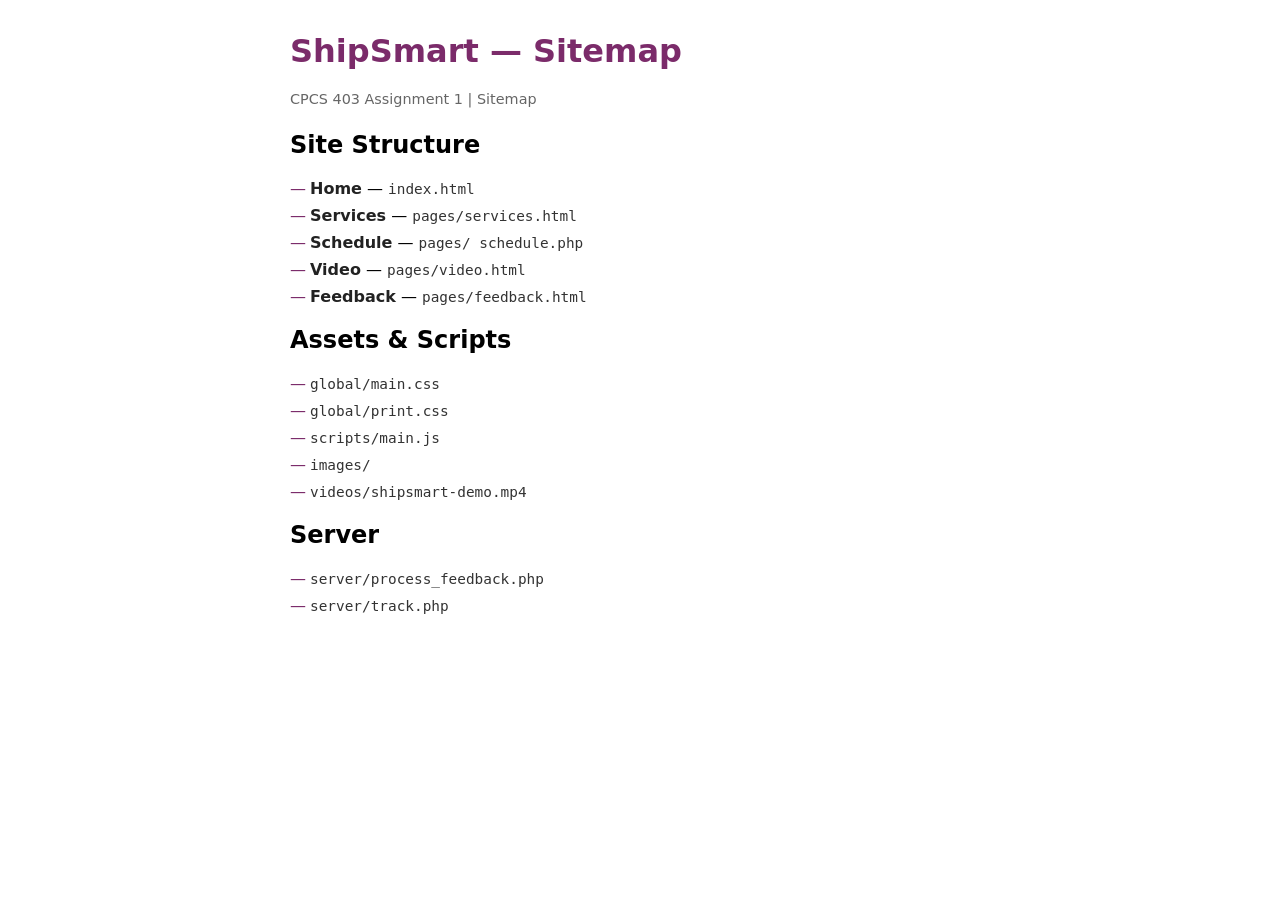
<file: docs/sitemap.html>
<!DOCTYPE html>
<html lang="en">
<head>
  <meta charset="UTF-8">
  <meta name="viewport" content="width=device-width, initial-scale=1.0">
  <title>ShipSmart — Sitemap | CPCS 403</title>
  <style>
    body { font-family: system-ui, sans-serif; max-width: 700px; margin: 2rem auto; padding: 0 1.5rem; }
    h1 { color: #7b2b6a; }
    .sitemap { list-style: none; padding: 0; }
    .sitemap li { margin: 0.5rem 0; padding-left: 1.25rem; position: relative; }
    .sitemap li::before { content: "—"; position: absolute; left: 0; color: #7b2b6a; }
    .sitemap .file { font-family: Consolas, monospace; font-size: 0.9rem; color: #333; }
    .sitemap .page-name { font-weight: 700; color: #222; }
    .meta { color: #666; font-size: 0.9rem; margin-bottom: 1.5rem; }
  </style>
</head>
<body>
  <h1>ShipSmart — Sitemap</h1>
  <p class="meta">CPCS 403 Assignment 1 | Sitemap</p>

  <h2>Site Structure</h2>
  <ul class="sitemap">
    <li><span class="page-name">Home</span> — <span class="file">index.html</span></li>
    <li><span class="page-name">Services</span> — <span class="file">pages/services.html</span></li>
    <li><span class="page-name">Schedule</span> — <span class="file">pages/ schedule.php</span></li>
    <li><span class="page-name">Video</span> — <span class="file">pages/video.html</span></li>
    <li><span class="page-name">Feedback</span> — <span class="file">pages/feedback.html</span></li>
  </ul>

  <h2>Assets & Scripts</h2>
  <ul class="sitemap">
    <li><span class="file">global/main.css</span></li>
    <li><span class="file">global/print.css</span></li>
    <li><span class="file">scripts/main.js</span></li>
    <li><span class="file">images/</span></li>
    <li><span class="file">videos/shipsmart-demo.mp4</span></li>
  </ul>

  <h2>Server</h2>
  <ul class="sitemap">
    <li><span class="file">server/process_feedback.php</span></li>
    <li><span class="file">server/track.php</span></li>
  </ul>
</body>
</html>
</file>
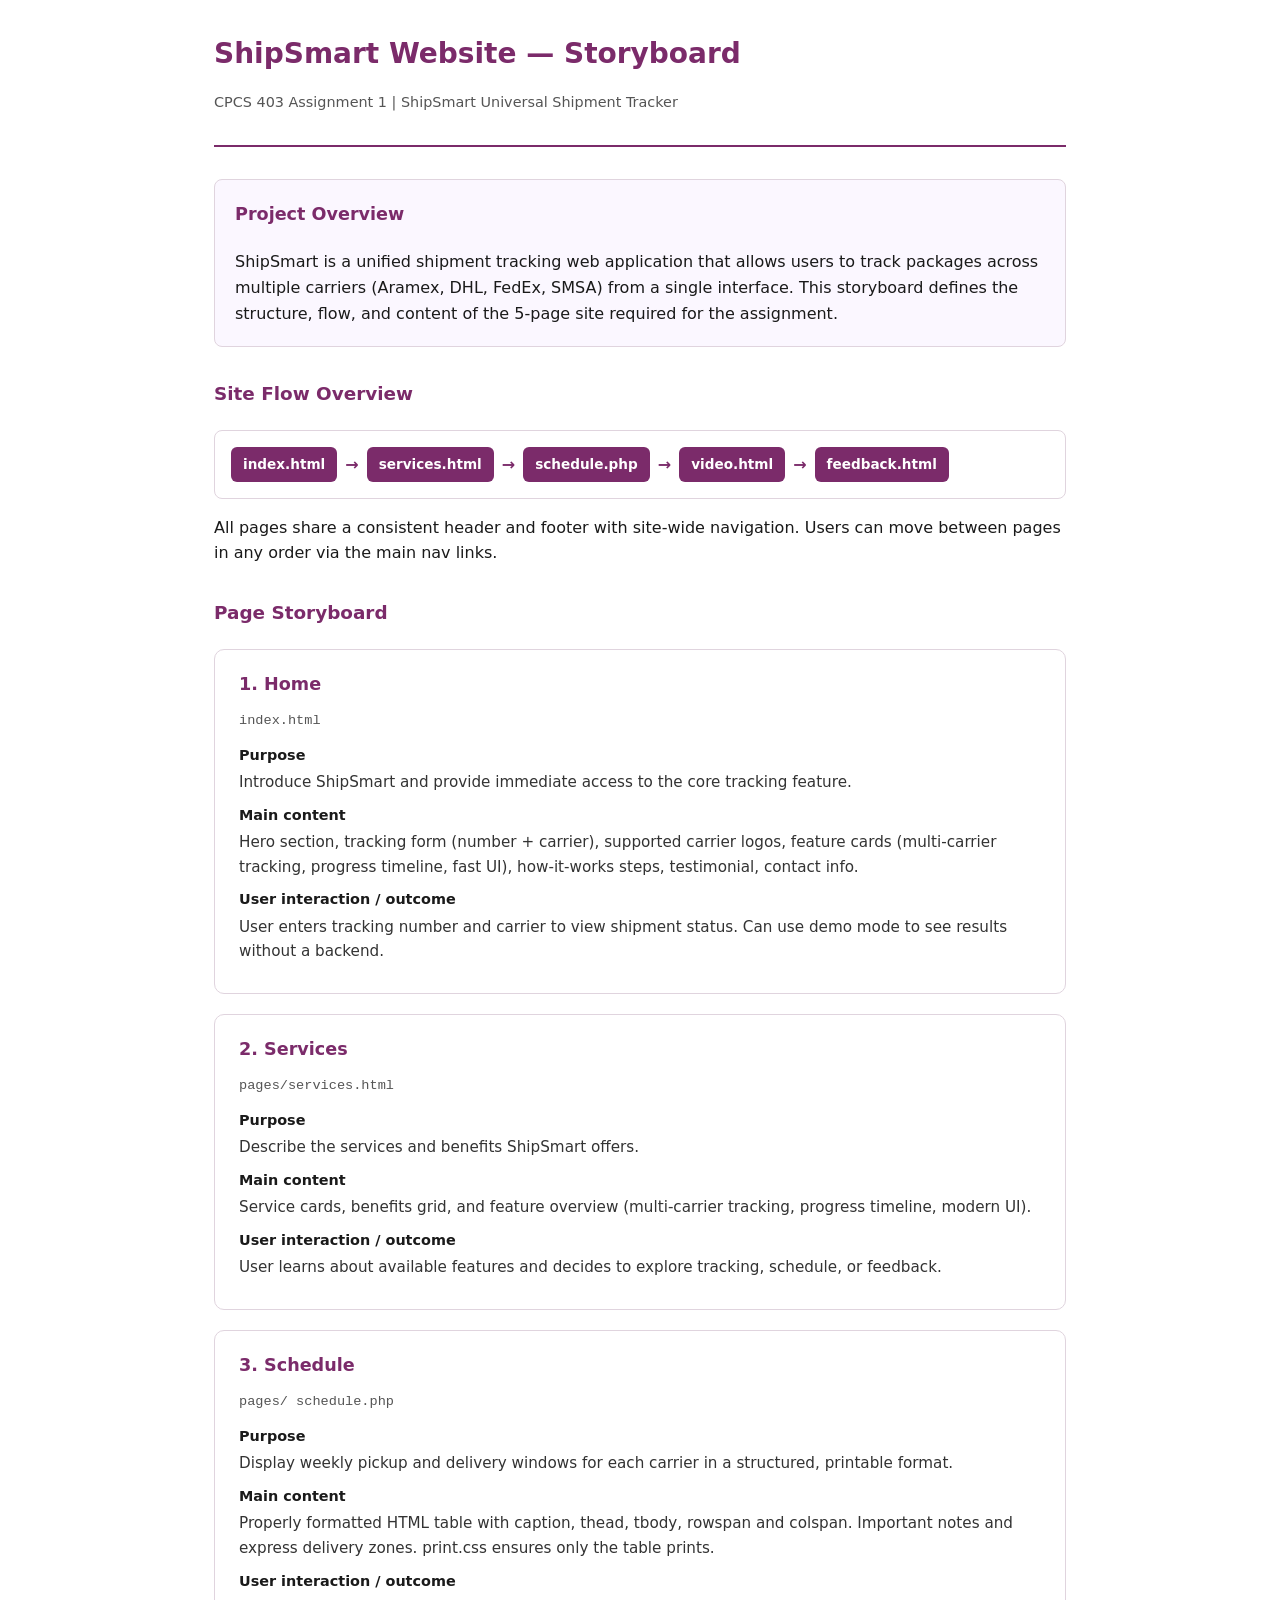
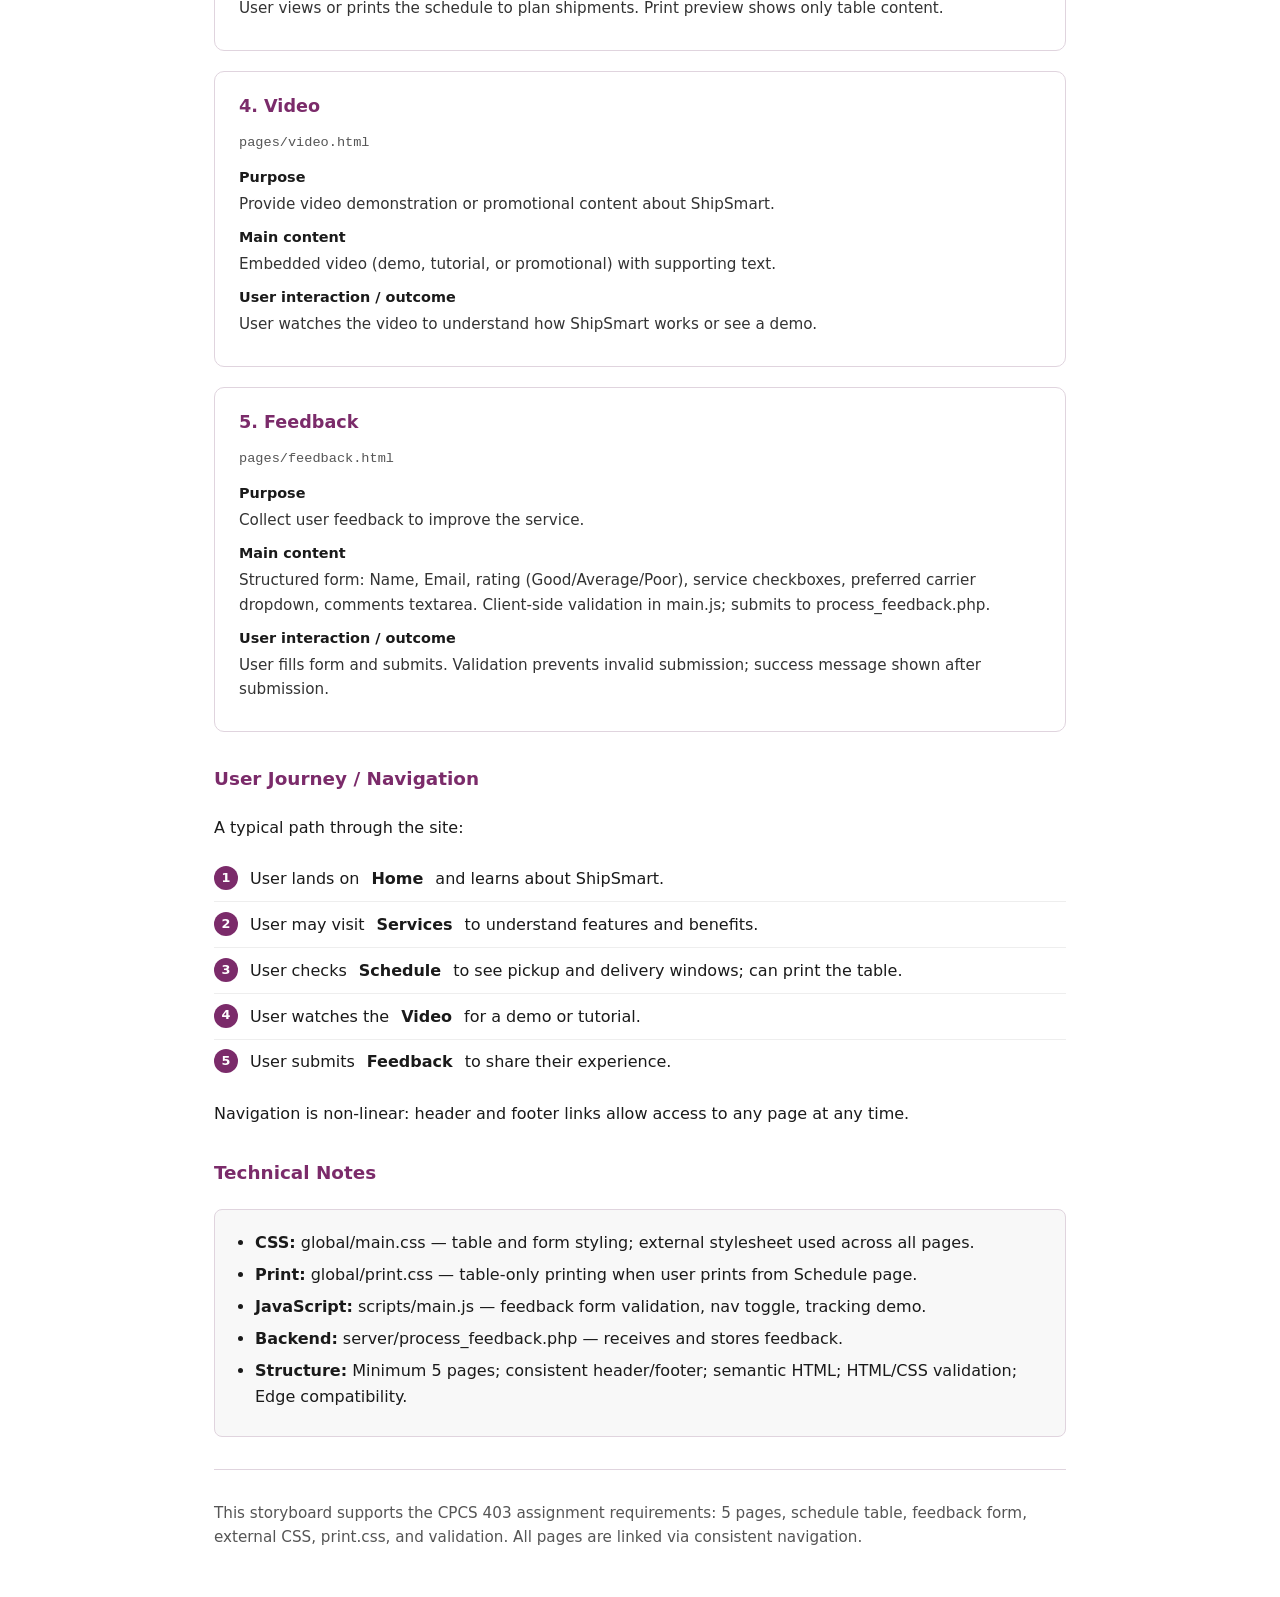
<file: docs/storyboard.html>
<!DOCTYPE html>
<html lang="en">
<head>
  <meta charset="UTF-8">
  <meta name="viewport" content="width=device-width, initial-scale=1.0">
  <title>ShipSmart — Website Storyboard | CPCS 403</title>
  <style>
    /* Base */
    :root {
      --primary: #7b2b6a;
      --primary-light: #fbf7ff;
      --border: #e0d4de;
      --text: #1a1a1a;
      --muted: #555;
    }
    * { box-sizing: border-box; }
    body {
      font-family: "Segoe UI", system-ui, -apple-system, sans-serif;
      max-width: 900px;
      margin: 0 auto;
      padding: 2rem 1.5rem;
      color: var(--text);
      line-height: 1.6;
    }

    /* Header */
    .doc-header {
      border-bottom: 2px solid var(--primary);
      padding-bottom: 1rem;
      margin-bottom: 2rem;
    }
    .doc-header h1 {
      margin: 0 0 0.25rem;
      font-size: 1.75rem;
      color: var(--primary);
    }
    .doc-meta {
      font-size: 0.9rem;
      color: var(--muted);
    }

    /* Overview */
    .overview {
      background: var(--primary-light);
      border: 1px solid var(--border);
      border-radius: 8px;
      padding: 1.25rem;
      margin-bottom: 2rem;
    }
    .overview h2 { margin-top: 0; font-size: 1.1rem; color: var(--primary); }
    .overview p { margin: 0; }

    /* Section titles */
    h2 {
      font-size: 1.15rem;
      color: var(--primary);
      margin: 2rem 0 1rem;
      padding-bottom: 0.35rem;
    }

    /* Site flow */
    .flow-wrap {
      display: flex;
      flex-wrap: wrap;
      align-items: center;
      gap: 0.5rem;
      margin: 1rem 0;
      padding: 1rem;
      background: #fff;
      border: 1px solid var(--border);
      border-radius: 8px;
    }
    .flow-badge {
      padding: 0.4rem 0.75rem;
      background: var(--primary);
      color: #fff;
      border-radius: 6px;
      font-size: 0.85rem;
      font-weight: 600;
    }
    .flow-arrow {
      color: var(--primary);
      font-weight: bold;
      font-size: 1rem;
    }

    /* Page cards */
    .page-card {
      border: 1px solid var(--border);
      border-radius: 10px;
      padding: 1.25rem 1.5rem;
      margin-bottom: 1.25rem;
      background: #fff;
      break-inside: avoid;
    }
    .page-card:hover { border-color: var(--primary); }
    .page-card h3 {
      margin: 0 0 0.75rem;
      font-size: 1.1rem;
      color: var(--primary);
    }
    .page-card .filename {
      font-family: "Consolas", monospace;
      font-size: 0.85rem;
      color: var(--muted);
      margin-bottom: 0.75rem;
    }
    .page-card .field {
      margin-bottom: 0.6rem;
    }
    .page-card .field-label {
      font-weight: 600;
      font-size: 0.9rem;
      color: var(--text);
    }
    .page-card .field-value {
      font-size: 0.95rem;
      color: #333;
      margin: 0.2rem 0 0;
    }
    .page-card p { margin: 0.5rem 0 0; }

    /* User journey */
    .journey-list {
      list-style: none;
      padding: 0;
      margin: 0;
    }
    .journey-list li {
      display: flex;
      align-items: flex-start;
      gap: 0.75rem;
      padding: 0.6rem 0;
      border-bottom: 1px solid #eee;
    }
    .journey-list li:last-child { border-bottom: none; }
    .journey-num {
      flex-shrink: 0;
      width: 1.5rem;
      height: 1.5rem;
      background: var(--primary);
      color: #fff;
      border-radius: 50%;
      display: flex;
      align-items: center;
      justify-content: center;
      font-size: 0.8rem;
      font-weight: 700;
    }

    /* Technical notes */
    .tech-notes {
      background: #f8f8f8;
      border: 1px solid var(--border);
      border-radius: 8px;
      padding: 1.25rem;
    }
    .tech-notes ul {
      margin: 0;
      padding-left: 1.25rem;
    }
    .tech-notes li { margin-bottom: 0.4rem; }

    /* Conclusion */
    .conclusion {
      margin-top: 2rem;
      padding-top: 1rem;
      border-top: 1px solid var(--border);
      font-size: 0.95rem;
      color: var(--muted);
    }

    /* Print */
    @media print {
      body { padding: 1rem; }
      .page-card { break-inside: avoid; }
      .doc-header { border-bottom-color: #333; }
      h2 { color: #000; }
    }
  </style>
</head>
<body>
  <!-- Title / Header -->
  <header class="doc-header">
    <h1>ShipSmart Website — Storyboard</h1>
    <p class="doc-meta">CPCS 403 Assignment 1 | ShipSmart Universal Shipment Tracker</p>
  </header>

  <!-- Project overview -->
  <section class="overview">
    <h2>Project Overview</h2>
    <p>ShipSmart is a unified shipment tracking web application that allows users to track packages across multiple carriers (Aramex, DHL, FedEx, SMSA) from a single interface. This storyboard defines the structure, flow, and content of the 5-page site required for the assignment.</p>
  </section>

  <!-- Site flow overview -->
  <h2>Site Flow Overview</h2>
  <div class="flow-wrap">
    <span class="flow-badge">index.html</span>
    <span class="flow-arrow">→</span>
    <span class="flow-badge">services.html</span>
    <span class="flow-arrow">→</span>
    <span class="flow-badge"> schedule.php</span>
    <span class="flow-arrow">→</span>
    <span class="flow-badge">video.html</span>
    <span class="flow-arrow">→</span>
    <span class="flow-badge">feedback.html</span>
  </div>
  <p>All pages share a consistent header and footer with site-wide navigation. Users can move between pages in any order via the main nav links.</p>

  <!-- Individual page storyboard cards -->
  <h2>Page Storyboard</h2>

  <div class="page-card">
    <h3>1. Home</h3>
    <p class="filename">index.html</p>
    <div class="field">
      <div class="field-label">Purpose</div>
      <div class="field-value">Introduce ShipSmart and provide immediate access to the core tracking feature.</div>
    </div>
    <div class="field">
      <div class="field-label">Main content</div>
      <div class="field-value">Hero section, tracking form (number + carrier), supported carrier logos, feature cards (multi-carrier tracking, progress timeline, fast UI), how-it-works steps, testimonial, contact info.</div>
    </div>
    <div class="field">
      <div class="field-label">User interaction / outcome</div>
      <div class="field-value">User enters tracking number and carrier to view shipment status. Can use demo mode to see results without a backend.</div>
    </div>
  </div>

  <div class="page-card">
    <h3>2. Services</h3>
    <p class="filename">pages/services.html</p>
    <div class="field">
      <div class="field-label">Purpose</div>
      <div class="field-value">Describe the services and benefits ShipSmart offers.</div>
    </div>
    <div class="field">
      <div class="field-label">Main content</div>
      <div class="field-value">Service cards, benefits grid, and feature overview (multi-carrier tracking, progress timeline, modern UI).</div>
    </div>
    <div class="field">
      <div class="field-label">User interaction / outcome</div>
      <div class="field-value">User learns about available features and decides to explore tracking, schedule, or feedback.</div>
    </div>
  </div>

  <div class="page-card">
    <h3>3. Schedule</h3>
    <p class="filename">pages/ schedule.php</p>
    <div class="field">
      <div class="field-label">Purpose</div>
      <div class="field-value">Display weekly pickup and delivery windows for each carrier in a structured, printable format.</div>
    </div>
    <div class="field">
      <div class="field-label">Main content</div>
      <div class="field-value">Properly formatted HTML table with caption, thead, tbody, rowspan and colspan. Important notes and express delivery zones. print.css ensures only the table prints.</div>
    </div>
    <div class="field">
      <div class="field-label">User interaction / outcome</div>
      <div class="field-value">User views or prints the schedule to plan shipments. Print preview shows only table content.</div>
    </div>
  </div>

  <div class="page-card">
    <h3>4. Video</h3>
    <p class="filename">pages/video.html</p>
    <div class="field">
      <div class="field-label">Purpose</div>
      <div class="field-value">Provide video demonstration or promotional content about ShipSmart.</div>
    </div>
    <div class="field">
      <div class="field-label">Main content</div>
      <div class="field-value">Embedded video (demo, tutorial, or promotional) with supporting text.</div>
    </div>
    <div class="field">
      <div class="field-label">User interaction / outcome</div>
      <div class="field-value">User watches the video to understand how ShipSmart works or see a demo.</div>
    </div>
  </div>

  <div class="page-card">
    <h3>5. Feedback</h3>
    <p class="filename">pages/feedback.html</p>
    <div class="field">
      <div class="field-label">Purpose</div>
      <div class="field-value">Collect user feedback to improve the service.</div>
    </div>
    <div class="field">
      <div class="field-label">Main content</div>
      <div class="field-value">Structured form: Name, Email, rating (Good/Average/Poor), service checkboxes, preferred carrier dropdown, comments textarea. Client-side validation in main.js; submits to process_feedback.php.</div>
    </div>
    <div class="field">
      <div class="field-label">User interaction / outcome</div>
      <div class="field-value">User fills form and submits. Validation prevents invalid submission; success message shown after submission.</div>
    </div>
  </div>

  <!-- User journey -->
  <h2>User Journey / Navigation</h2>
  <p>A typical path through the site:</p>
  <ol class="journey-list">
    <li><span class="journey-num">1</span> User lands on <strong>Home</strong> and learns about ShipSmart.</li>
    <li><span class="journey-num">2</span> User may visit <strong>Services</strong> to understand features and benefits.</li>
    <li><span class="journey-num">3</span> User checks <strong>Schedule</strong> to see pickup and delivery windows; can print the table.</li>
    <li><span class="journey-num">4</span> User watches the <strong>Video</strong> for a demo or tutorial.</li>
    <li><span class="journey-num">5</span> User submits <strong>Feedback</strong> to share their experience.</li>
  </ol>
  <p>Navigation is non-linear: header and footer links allow access to any page at any time.</p>

  <!-- Technical notes -->
  <h2>Technical Notes</h2>
  <div class="tech-notes">
    <ul>
      <li><strong>CSS:</strong> global/main.css — table and form styling; external stylesheet used across all pages.</li>
      <li><strong>Print:</strong> global/print.css — table-only printing when user prints from Schedule page.</li>
      <li><strong>JavaScript:</strong> scripts/main.js — feedback form validation, nav toggle, tracking demo.</li>
      <li><strong>Backend:</strong> server/process_feedback.php — receives and stores feedback.</li>
      <li><strong>Structure:</strong> Minimum 5 pages; consistent header/footer; semantic HTML; HTML/CSS validation; Edge compatibility.</li>
    </ul>
  </div>

  <!-- Conclusion -->
  <section class="conclusion">
    <p>This storyboard supports the CPCS 403 assignment requirements: 5 pages, schedule table, feedback form, external CSS, print.css, and validation. All pages are linked via consistent navigation.</p>
  </section>
</body>
</html>
</file>
